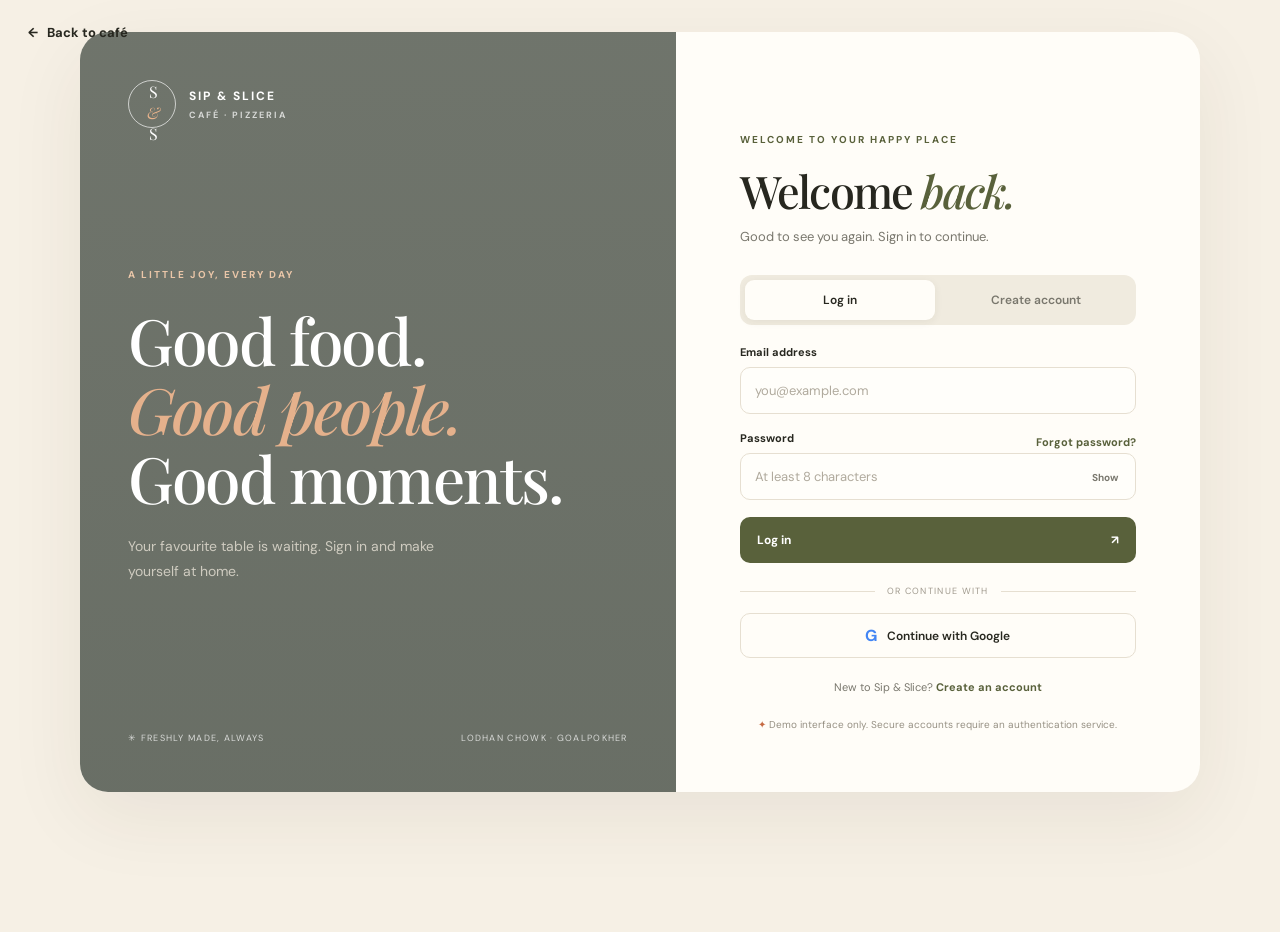
<file: auth.html>
<!doctype html>
<html lang="en">
<head>
<meta charset="utf-8"><meta name="viewport" content="width=device-width, initial-scale=1"><meta name="theme-color" content="#f6f0e5">
<meta name="description" content="Sign in or create your Sip & Slice café account."><title>Welcome to Sip & Slice</title>
<link rel="preconnect" href="https://fonts.googleapis.com"><link rel="preconnect" href="https://fonts.gstatic.com" crossorigin><link href="https://fonts.googleapis.com/css2?family=DM+Sans:wght@400;500;600;700&family=Playfair+Display:wght@500;600;700&display=swap" rel="stylesheet">
<style>
:root{--cream:#f6f0e5;--paper:#fffdf8;--ink:#27271f;--muted:#79776d;--olive:#59613b;--line:#e6dfd1;--orange:#c66a43}*{box-sizing:border-box}body{margin:0;background:var(--cream);color:var(--ink);font-family:'DM Sans',sans-serif;min-height:100vh}.back-link{position:fixed;z-index:3;top:24px;left:28px;color:var(--ink);text-decoration:none;font-size:13px;font-weight:700;display:flex;gap:9px;align-items:center}.auth-shell{width:min(1120px,calc(100% - 48px));min-height:min(760px,calc(100vh - 64px));margin:32px auto;display:grid;grid-template-columns:1fr .88fr;background:var(--paper);border-radius:28px;overflow:hidden;box-shadow:0 24px 80px #39301b12;animation:rise .7s cubic-bezier(.2,.75,.2,1) both}.visual-panel{position:relative;min-height:700px;padding:48px;background:linear-gradient(180deg,#222b20a6,#222b20ad),url('https://images.unsplash.com/photo-1445116572660-236099ec97a0?auto=format&fit=crop&w=1400&q=85') center/cover;color:#fff;display:flex;flex-direction:column;justify-content:space-between}.visual-top{display:flex;align-items:center;gap:13px}.brand-mark{width:48px;height:48px;border:1px solid #ffffffa8;border-radius:50%;display:grid;place-items:center;font-family:'Playfair Display',serif;font-size:16px;letter-spacing:-2px}.brand-mark span{color:#e9b38b;font-style:italic}.brand-name{font-size:12px;font-weight:700;letter-spacing:2px}.brand-name small{display:block;font-size:9px;letter-spacing:2px;margin-top:5px;opacity:.72}.visual-copy{max-width:460px;margin:55px 0}.eyebrow{font-size:10px;font-weight:700;letter-spacing:2px;color:var(--olive)}.visual-panel .eyebrow{color:#eac6a8}.visual-copy h1,.form-intro h2{font-family:'Playfair Display',serif;font-weight:500;letter-spacing:-1.8px}.visual-copy h1{font-size:clamp(43px,5vw,66px);line-height:1.08;margin:22px 0}.visual-copy h1 em{color:#e5b18c;font-weight:500}.visual-copy p{max-width:330px;color:#f5eee2b8;font-size:14px;line-height:1.8}.visual-bottom{display:flex;justify-content:space-between;gap:16px;font-size:9px;letter-spacing:1.3px;color:#ffffffbd}.form-panel{padding:72px clamp(28px,5vw,68px) 36px;display:flex;flex-direction:column;justify-content:center}.form-intro h2{font-size:clamp(34px,4vw,45px);margin:12px 0 7px}.form-intro h2 em{color:var(--olive);font-weight:500}.form-intro p{font-size:13px;color:var(--muted);margin:0;line-height:1.6}.auth-tabs{display:grid;grid-template-columns:1fr 1fr;padding:5px;background:#f0ebdf;border-radius:12px;margin:28px 0 20px;gap:5px}.auth-tab{border:0;border-radius:9px;padding:12px 8px;background:transparent;font:600 12px 'DM Sans',sans-serif;color:var(--muted);cursor:pointer;transition:.25s}.auth-tab.active{background:var(--paper);color:var(--ink);box-shadow:0 2px 8px #302a1710}.field{margin:0 0 17px}.field[hidden],.terms-row[hidden]{display:none}.field label,.label-row label{display:block;font-size:11px;font-weight:700;margin-bottom:8px}.field input{width:100%;height:47px;border:1px solid var(--line);border-radius:10px;background:#fffefa;padding:0 14px;font:13px 'DM Sans',sans-serif;color:var(--ink);outline:none;transition:border .2s,box-shadow .2s}.field input:focus{border-color:var(--olive);box-shadow:0 0 0 3px #59613b14}.field input::placeholder{color:#b0aa9d}.label-row{display:flex;align-items:center;justify-content:space-between}.text-button{border:0;background:none;padding:0;color:var(--olive);font:700 11px 'DM Sans',sans-serif;cursor:pointer}.password-wrap{position:relative}.password-wrap input{padding-right:64px}.eye-button{position:absolute;right:12px;top:50%;transform:translateY(-50%);border:0;background:none;color:var(--muted);font:700 10px 'DM Sans',sans-serif;cursor:pointer}.field-error{display:block;color:#b64035;font-size:10px;margin-top:5px}.field-error:empty{display:none}.terms-row{display:flex;align-items:flex-start;gap:9px;font-size:11px;color:var(--muted);line-height:1.5;margin:0 0 17px}.terms-row input{accent-color:var(--olive);margin-top:2px}.submit-button{width:100%;border:0;border-radius:10px;background:var(--olive);color:white;padding:15px 17px;display:flex;justify-content:space-between;align-items:center;font:700 12px 'DM Sans',sans-serif;cursor:pointer;transition:transform .2s,background .2s}.submit-button:hover{background:#42492b;transform:translateY(-2px)}.separator{display:flex;align-items:center;gap:12px;margin:22px 0 16px;color:#a09a8e;font-size:9px;letter-spacing:1.3px}.separator:before,.separator:after{content:'';height:1px;background:var(--line);flex:1}.google-button{height:45px;border:1px solid var(--line);border-radius:10px;background:transparent;display:flex;align-items:center;justify-content:center;gap:10px;color:var(--ink);font:600 12px 'DM Sans',sans-serif;cursor:pointer;transition:background .2s}.google-button:hover{background:#f8f4eb}.google-g{font-weight:700;font-size:16px;color:#4285f4}.switch-copy{text-align:center;font-size:11px;color:var(--muted);margin:22px 0 0}.switch-copy .text-button{font-size:11px}.security-note{font-size:10px;line-height:1.6;text-align:center;color:#969083;margin:23px 0 0}.security-note span{color:var(--orange)}.notice{display:none;padding:11px 12px;border-radius:9px;margin:-4px 0 17px;font-size:11px;line-height:1.5}.notice.show{display:block}.notice.info{background:#f1f0e4;color:#4e5633}.notice.error{background:#fff0ec;color:#a53d30}.mobile-brand{display:none}@keyframes rise{from{opacity:0;transform:translateY(16px)}to{opacity:1;transform:translateY(0)}}@media(max-width:850px){.auth-shell{grid-template-columns:.85fr 1fr;width:calc(100% - 28px);margin:14px auto;min-height:calc(100vh - 28px)}.visual-panel{padding:30px 26px;min-height:640px}.form-panel{padding:54px 28px 28px}.visual-bottom{flex-direction:column;gap:8px}}@media(max-width:650px){.back-link{position:absolute;top:24px;left:22px}.back-link span{display:none}.auth-shell{display:block;width:100%;min-height:100vh;margin:0;border-radius:0;box-shadow:none;padding-top:62px}.visual-panel{display:none}.form-panel{padding:22px 25px 35px;max-width:470px;margin:auto}.mobile-brand{display:flex;align-items:center;gap:10px;margin-bottom:36px}.mobile-brand .brand-mark{border-color:var(--olive);color:var(--olive);width:40px;height:40px}.mobile-brand strong{font:600 16px 'Playfair Display',serif}.form-intro h2{font-size:39px}.auth-tabs{margin-top:25px}}@media(prefers-reduced-motion:reduce){*,*:before,*:after{animation-duration:.01ms!important;transition-duration:.01ms!important}}
</style>
</head>
<body><a class="back-link" href="index.html">← <span>Back to café</span></a><main class="auth-shell">
<section class="visual-panel"><div class="visual-top"><span class="brand-mark">S<span>&</span>S</span><span class="brand-name">SIP & SLICE<small>CAFÉ · PIZZERIA</small></span></div><div class="visual-copy"><span class="eyebrow">A LITTLE JOY, EVERY DAY</span><h1>Good food.<br><em>Good people.</em><br>Good moments.</h1><p>Your favourite table is waiting. Sign in and make yourself at home.</p></div><div class="visual-bottom"><span>✳ FRESHLY MADE, ALWAYS</span><span>LODHAN CHOWK · GOALPOKHER</span></div></section>
<section class="form-panel"><div class="mobile-brand"><span class="brand-mark">S<span>&</span>S</span><strong>Sip & Slice</strong></div><div class="form-intro"><span class="eyebrow">WELCOME TO YOUR HAPPY PLACE</span><h2 id="formTitle">Welcome <em>back.</em></h2><p id="formSubtitle">Good to see you again. Sign in to continue.</p></div>
<div class="auth-tabs" role="tablist"><button class="auth-tab active" id="loginTab" type="button" aria-selected="true">Log in</button><button class="auth-tab" id="signupTab" type="button" aria-selected="false">Create account</button></div><div class="notice" id="notice" role="status" aria-live="polite"></div>
<form id="authForm" novalidate><div class="field" id="nameField" hidden><label for="fullName">Your name</label><input id="fullName" type="text" autocomplete="name" placeholder="e.g. Alex Sharma" minlength="2"><small class="field-error"></small></div><div class="field"><label for="email">Email address</label><input id="email" type="email" autocomplete="email" placeholder="you@example.com" required><small class="field-error"></small></div><div class="field"><div class="label-row"><label for="password">Password</label><button class="text-button" id="forgotBtn" type="button">Forgot password?</button></div><div class="password-wrap"><input id="password" type="password" autocomplete="current-password" placeholder="At least 8 characters" minlength="8" required><button class="eye-button" type="button" id="togglePassword">Show</button></div><small class="field-error"></small></div><div class="field" id="confirmField" hidden><label for="confirmPassword">Confirm password</label><div class="password-wrap"><input id="confirmPassword" type="password" placeholder="Enter password again" minlength="8"><button class="eye-button" type="button" data-toggle="confirmPassword">Show</button></div><small class="field-error"></small></div><label class="terms-row" id="termsRow" hidden><input id="terms" type="checkbox"><span>I agree to the terms and privacy policy.</span></label><button class="submit-button" type="submit"><span id="submitText">Log in</span><span aria-hidden="true">↗</span></button></form>
<div class="separator"><span>OR CONTINUE WITH</span></div><button class="google-button" id="googleBtn" type="button"><span class="google-g">G</span> Continue with Google</button><p class="switch-copy" id="switchCopy">New to Sip & Slice? <button class="text-button" id="switchMode" type="button">Create an account</button></p><p class="security-note"><span>✦</span> Demo interface only. Secure accounts require an authentication service.</p></section></main>
<script>
(()=>{const $=s=>document.querySelector(s),form=$('#authForm'),loginTab=$('#loginTab'),signupTab=$('#signupTab'),nameField=$('#nameField'),confirmField=$('#confirmField'),termsRow=$('#termsRow'),title=$('#formTitle'),subtitle=$('#formSubtitle'),submitText=$('#submitText'),switchCopy=$('#switchCopy'),forgotBtn=$('#forgotBtn'),notice=$('#notice');let mode='login';function message(text,type='info'){notice.textContent=text;notice.className='notice show '+type}function clearMessage(){notice.textContent='';notice.className='notice'}function setMode(next){mode=next;const signup=mode==='signup';loginTab.classList.toggle('active',!signup);signupTab.classList.toggle('active',signup);loginTab.setAttribute('aria-selected',String(!signup));signupTab.setAttribute('aria-selected',String(signup));nameField.hidden=!signup;confirmField.hidden=!signup;termsRow.hidden=!signup;$('#fullName').required=signup;$('#confirmPassword').required=signup;$('#terms').required=signup;$('#password').autocomplete=signup?'new-password':'current-password';title.innerHTML=signup?'Create your <em>account.</em>':'Welcome <em>back.</em>';subtitle.textContent=signup?'Join us for good food and better moments.':'Good to see you again. Sign in to continue.';submitText.textContent=signup?'Create account':'Log in';switchCopy.innerHTML=signup?'Already have an account? <button class="text-button" id="switchMode" type="button">Log in</button>':'New to Sip & Slice? <button class="text-button" id="switchMode" type="button">Create an account</button>';$('#switchMode').addEventListener('click',()=>setMode(signup?'login':'signup'));forgotBtn.hidden=signup;clearMessage();form.querySelectorAll('.field-error').forEach(e=>e.textContent='')}function error(input,text){input.closest('.field').querySelector('.field-error').textContent=text;input.setAttribute('aria-invalid','true')}function resetErrors(){form.querySelectorAll('.field-error').forEach(e=>e.textContent='');form.querySelectorAll('[aria-invalid]').forEach(e=>e.removeAttribute('aria-invalid'))}function toggle(input,button){input.type=input.type==='password'?'text':'password';button.textContent=input.type==='password'?'Show':'Hide'}loginTab.addEventListener('click',()=>setMode('login'));signupTab.addEventListener('click',()=>setMode('signup'));$('#togglePassword').addEventListener('click',()=>toggle($('#password'),$('#togglePassword')));document.querySelectorAll('[data-toggle]').forEach(b=>b.addEventListener('click',()=>toggle($('#'+b.dataset.toggle),b)));form.addEventListener('submit',e=>{e.preventDefault();clearMessage();resetErrors();const name=$('#fullName'),email=$('#email'),password=$('#password'),confirm=$('#confirmPassword');let valid=true;if(mode==='signup'&&name.value.trim().length<2){error(name,'Please enter your name.');valid=false}if(!/^[^\s@]+@[^\s@]+\.[^\s@]+$/.test(email.value.trim())){error(email,'Enter a valid email address.');valid=false}if(password.value.length<8){error(password,'Use at least 8 characters.');valid=false}if(mode==='signup'&&password.value!==confirm.value){error(confirm,"Passwords don't match.");valid=false}if(mode==='signup'&&!$('#terms').checked){message('Please agree to the terms to continue.','error');valid=false}if(!valid)return;message(mode==='signup'?'Form looks good! Connect Firebase or Supabase to create a real account. No password has been saved.':'Form looks good! Real sign-in is not connected yet. Connect an authentication provider to enable secure login.','info')});forgotBtn.addEventListener('click',()=>{clearMessage();const email=$('#email');if(!/^[^\s@]+@[^\s@]+\.[^\s@]+$/.test(email.value.trim())){error(email,'Enter your email first, then try password reset.');return}message('Password reset is not connected yet. No email has been sent.','info')});$('#googleBtn').addEventListener('click',()=>message('Google sign-in is not connected yet. Add OAuth credentials to enable it.','info'));setMode('login')})();
</script></body></html>
</file>
